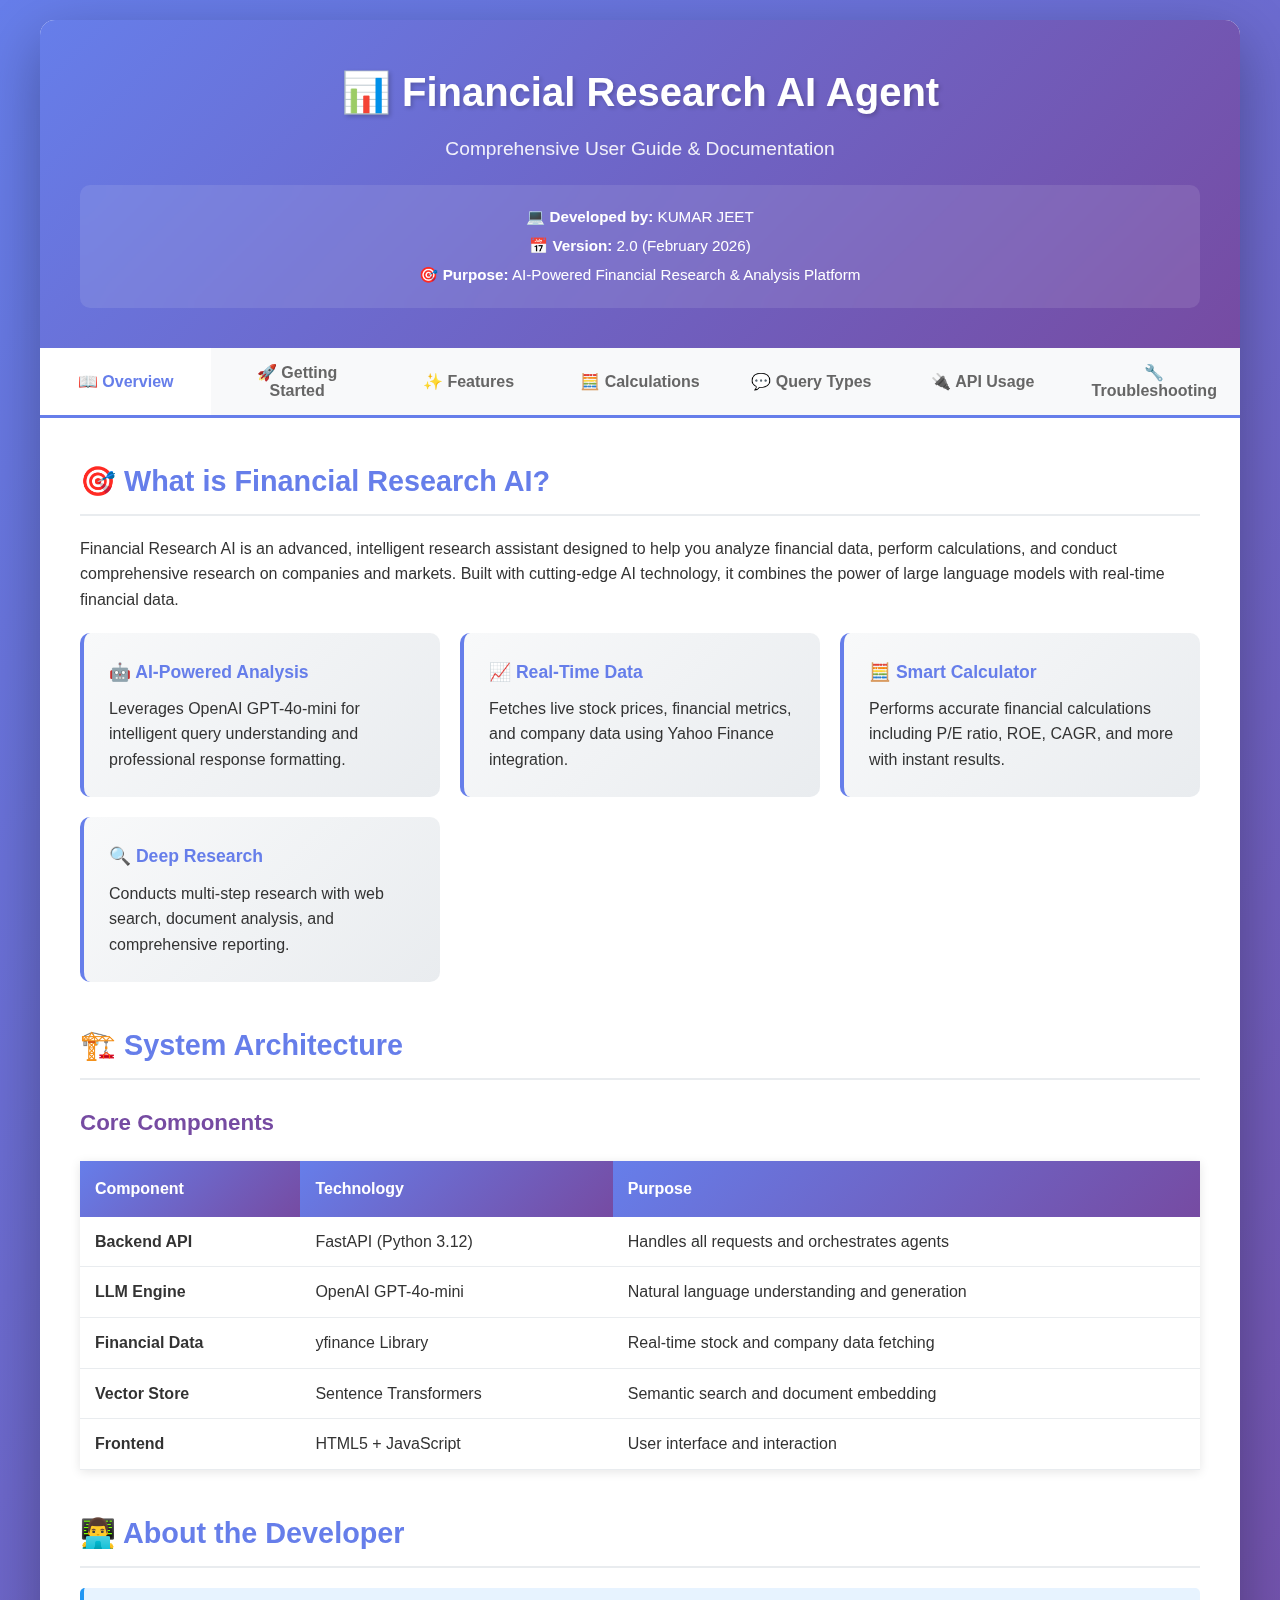
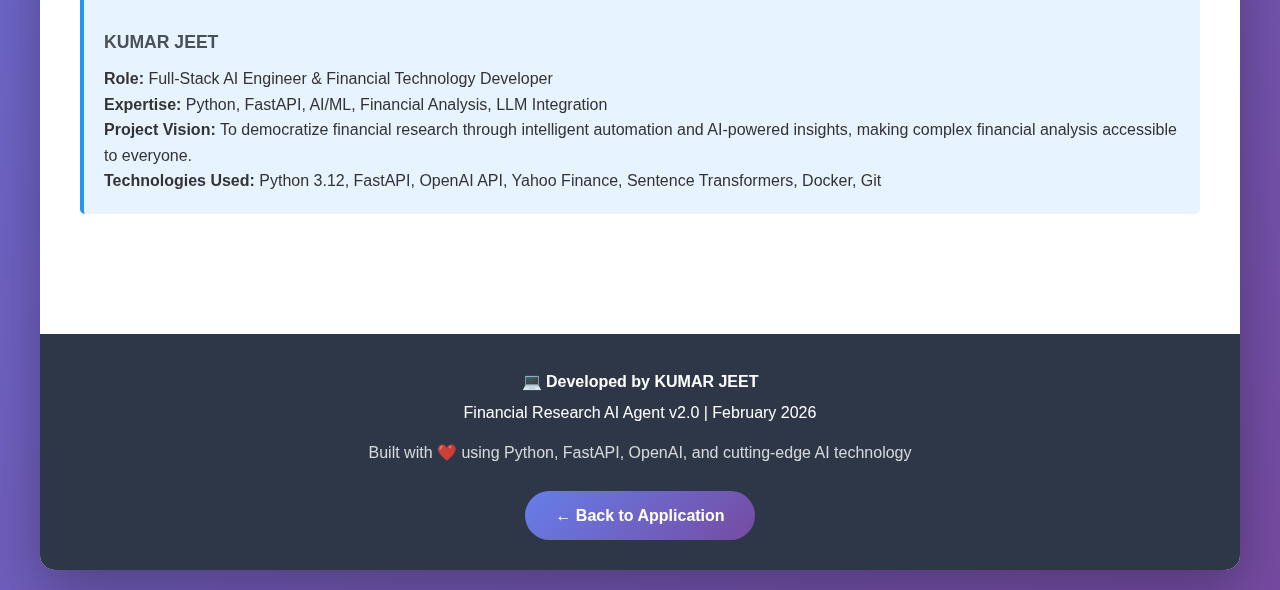
<file: static/user-guide.html>
<!DOCTYPE html>
<html lang="en">
<head>
    <meta charset="UTF-8">
    <meta name="viewport" content="width=device-width, initial-scale=1.0">
    <title>Financial Research AI - Comprehensive User Guide</title>
    <style>
        * {
            margin: 0;
            padding: 0;
            box-sizing: border-box;
        }

        body {
            font-family: 'Segoe UI', Tahoma, Geneva, Verdana, sans-serif;
            line-height: 1.6;
            color: #333;
            background: linear-gradient(135deg, #667eea 0%, #764ba2 100%);
            min-height: 100vh;
            padding: 20px;
        }

        .container {
            max-width: 1200px;
            margin: 0 auto;
            background: white;
            border-radius: 15px;
            box-shadow: 0 20px 60px rgba(0,0,0,0.3);
            overflow: hidden;
        }

        .header {
            background: linear-gradient(135deg, #667eea 0%, #764ba2 100%);
            color: white;
            padding: 40px;
            text-align: center;
        }

        .header h1 {
            font-size: 2.5em;
            margin-bottom: 10px;
            text-shadow: 2px 2px 4px rgba(0,0,0,0.2);
        }

        .header .subtitle {
            font-size: 1.2em;
            opacity: 0.9;
            margin-bottom: 20px;
        }

        .developer-info {
            background: rgba(255,255,255,0.1);
            padding: 15px;
            border-radius: 10px;
            margin-top: 20px;
            backdrop-filter: blur(10px);
        }

        .developer-info p {
            margin: 5px 0;
            font-size: 0.95em;
        }

        .nav-tabs {
            display: flex;
            background: #f8f9fa;
            border-bottom: 3px solid #667eea;
            overflow-x: auto;
        }

        .nav-tabs button {
            flex: 1;
            min-width: 150px;
            padding: 15px 20px;
            border: none;
            background: transparent;
            cursor: pointer;
            font-size: 1em;
            font-weight: 600;
            color: #666;
            transition: all 0.3s ease;
            border-bottom: 3px solid transparent;
            margin-bottom: -3px;
        }

        .nav-tabs button:hover {
            background: rgba(102, 126, 234, 0.1);
            color: #667eea;
        }

        .nav-tabs button.active {
            color: #667eea;
            border-bottom-color: #667eea;
            background: white;
        }

        .content {
            padding: 40px;
        }

        .tab-content {
            display: none;
            animation: fadeIn 0.5s ease;
        }

        .tab-content.active {
            display: block;
        }

        @keyframes fadeIn {
            from { opacity: 0; transform: translateY(20px); }
            to { opacity: 1; transform: translateY(0); }
        }

        .section {
            margin-bottom: 40px;
        }

        .section h2 {
            color: #667eea;
            font-size: 1.8em;
            margin-bottom: 20px;
            padding-bottom: 10px;
            border-bottom: 2px solid #e9ecef;
        }

        .section h3 {
            color: #764ba2;
            font-size: 1.4em;
            margin: 25px 0 15px 0;
        }

        .section h4 {
            color: #495057;
            font-size: 1.1em;
            margin: 20px 0 10px 0;
        }

        .feature-grid {
            display: grid;
            grid-template-columns: repeat(auto-fit, minmax(300px, 1fr));
            gap: 20px;
            margin: 20px 0;
        }

        .feature-card {
            background: linear-gradient(135deg, #f8f9fa 0%, #e9ecef 100%);
            padding: 25px;
            border-radius: 10px;
            border-left: 4px solid #667eea;
            transition: transform 0.3s ease, box-shadow 0.3s ease;
        }

        .feature-card:hover {
            transform: translateY(-5px);
            box-shadow: 0 10px 30px rgba(102, 126, 234, 0.2);
        }

        .feature-card h4 {
            color: #667eea;
            margin-top: 0;
            margin-bottom: 10px;
        }

        .code-block {
            background: #2d2d2d;
            color: #f8f8f2;
            padding: 20px;
            border-radius: 8px;
            overflow-x: auto;
            margin: 15px 0;
            font-family: 'Courier New', monospace;
            font-size: 0.9em;
            line-height: 1.5;
        }

        .code-block .comment {
            color: #6a9955;
        }

        .code-block .keyword {
            color: #569cd6;
        }

        .code-block .string {
            color: #ce9178;
        }

        .info-box {
            background: #e7f3ff;
            border-left: 4px solid #2196F3;
            padding: 20px;
            margin: 20px 0;
            border-radius: 5px;
        }

        .warning-box {
            background: #fff3cd;
            border-left: 4px solid #ffc107;
            padding: 20px;
            margin: 20px 0;
            border-radius: 5px;
        }

        .success-box {
            background: #d4edda;
            border-left: 4px solid #28a745;
            padding: 20px;
            margin: 20px 0;
            border-radius: 5px;
        }

        .step-list {
            counter-reset: step-counter;
            list-style: none;
            padding: 0;
        }

        .step-list li {
            counter-increment: step-counter;
            margin: 25px 0;
            padding-left: 60px;
            position: relative;
        }

        .step-list li::before {
            content: counter(step-counter);
            position: absolute;
            left: 0;
            top: 0;
            background: linear-gradient(135deg, #667eea 0%, #764ba2 100%);
            color: white;
            width: 40px;
            height: 40px;
            border-radius: 50%;
            display: flex;
            align-items: center;
            justify-content: center;
            font-weight: bold;
            font-size: 1.2em;
        }

        .example-box {
            background: #f8f9fa;
            border: 2px dashed #667eea;
            padding: 20px;
            margin: 20px 0;
            border-radius: 8px;
        }

        .example-box h5 {
            color: #667eea;
            margin-top: 0;
            margin-bottom: 15px;
        }

        table {
            width: 100%;
            border-collapse: collapse;
            margin: 20px 0;
            box-shadow: 0 2px 10px rgba(0,0,0,0.1);
        }

        table th {
            background: linear-gradient(135deg, #667eea 0%, #764ba2 100%);
            color: white;
            padding: 15px;
            text-align: left;
            font-weight: 600;
        }

        table td {
            padding: 12px 15px;
            border-bottom: 1px solid #e9ecef;
        }

        table tr:hover {
            background: #f8f9fa;
        }

        .badge {
            display: inline-block;
            padding: 5px 12px;
            border-radius: 20px;
            font-size: 0.85em;
            font-weight: 600;
            margin: 5px;
        }

        .badge-primary {
            background: #667eea;
            color: white;
        }

        .badge-success {
            background: #28a745;
            color: white;
        }

        .badge-warning {
            background: #ffc107;
            color: #333;
        }

        .badge-info {
            background: #17a2b8;
            color: white;
        }

        .footer {
            background: #2d3748;
            color: white;
            padding: 30px;
            text-align: center;
            margin-top: 40px;
        }

        .footer p {
            margin: 5px 0;
        }

        .back-to-app {
            display: inline-block;
            background: linear-gradient(135deg, #667eea 0%, #764ba2 100%);
            color: white;
            padding: 12px 30px;
            border-radius: 25px;
            text-decoration: none;
            margin-top: 20px;
            font-weight: 600;
            transition: transform 0.3s ease, box-shadow 0.3s ease;
        }

        .back-to-app:hover {
            transform: translateY(-2px);
            box-shadow: 0 10px 25px rgba(102, 126, 234, 0.3);
        }

        @media (max-width: 768px) {
            .header h1 {
                font-size: 1.8em;
            }

            .content {
                padding: 20px;
            }

            .feature-grid {
                grid-template-columns: 1fr;
            }

            .nav-tabs button {
                font-size: 0.9em;
                padding: 12px 15px;
            }
        }
    </style>
</head>
<body>
    <div class="container">
        <!-- Header -->
        <div class="header">
            <h1>📊 Financial Research AI Agent</h1>
            <p class="subtitle">Comprehensive User Guide & Documentation</p>
            <div class="developer-info">
                <p><strong>💻 Developed by:</strong> KUMAR JEET</p>
                <p><strong>📅 Version:</strong> 2.0 (February 2026)</p>
                <p><strong>🎯 Purpose:</strong> AI-Powered Financial Research & Analysis Platform</p>
            </div>
        </div>

        <!-- Navigation Tabs -->
        <div class="nav-tabs">
            <button class="active" onclick="showTab('overview')">📖 Overview</button>
            <button onclick="showTab('getting-started')">🚀 Getting Started</button>
            <button onclick="showTab('features')">✨ Features</button>
            <button onclick="showTab('calculations')">🧮 Calculations</button>
            <button onclick="showTab('queries')">💬 Query Types</button>
            <button onclick="showTab('api')">🔌 API Usage</button>
            <button onclick="showTab('troubleshooting')">🔧 Troubleshooting</button>
        </div>

        <!-- Content Area -->
        <div class="content">
            <!-- Overview Tab -->
            <div id="overview" class="tab-content active">
                <div class="section">
                    <h2>🎯 What is Financial Research AI?</h2>
                    <p>Financial Research AI is an advanced, intelligent research assistant designed to help you analyze financial data, perform calculations, and conduct comprehensive research on companies and markets. Built with cutting-edge AI technology, it combines the power of large language models with real-time financial data.</p>

                    <div class="feature-grid">
                        <div class="feature-card">
                            <h4>🤖 AI-Powered Analysis</h4>
                            <p>Leverages OpenAI GPT-4o-mini for intelligent query understanding and professional response formatting.</p>
                        </div>
                        <div class="feature-card">
                            <h4>📈 Real-Time Data</h4>
                            <p>Fetches live stock prices, financial metrics, and company data using Yahoo Finance integration.</p>
                        </div>
                        <div class="feature-card">
                            <h4>🧮 Smart Calculator</h4>
                            <p>Performs accurate financial calculations including P/E ratio, ROE, CAGR, and more with instant results.</p>
                        </div>
                        <div class="feature-card">
                            <h4>🔍 Deep Research</h4>
                            <p>Conducts multi-step research with web search, document analysis, and comprehensive reporting.</p>
                        </div>
                    </div>
                </div>

                <div class="section">
                    <h2>🏗️ System Architecture</h2>
                    <h3>Core Components</h3>
                    
                    <table>
                        <thead>
                            <tr>
                                <th>Component</th>
                                <th>Technology</th>
                                <th>Purpose</th>
                            </tr>
                        </thead>
                        <tbody>
                            <tr>
                                <td><strong>Backend API</strong></td>
                                <td>FastAPI (Python 3.12)</td>
                                <td>Handles all requests and orchestrates agents</td>
                            </tr>
                            <tr>
                                <td><strong>LLM Engine</strong></td>
                                <td>OpenAI GPT-4o-mini</td>
                                <td>Natural language understanding and generation</td>
                            </tr>
                            <tr>
                                <td><strong>Financial Data</strong></td>
                                <td>yfinance Library</td>
                                <td>Real-time stock and company data fetching</td>
                            </tr>
                            <tr>
                                <td><strong>Vector Store</strong></td>
                                <td>Sentence Transformers</td>
                                <td>Semantic search and document embedding</td>
                            </tr>
                            <tr>
                                <td><strong>Frontend</strong></td>
                                <td>HTML5 + JavaScript</td>
                                <td>User interface and interaction</td>
                            </tr>
                        </tbody>
                    </table>
                </div>

                <div class="section">
                    <h2>👨‍💻 About the Developer</h2>
                    <div class="info-box">
                        <h4>KUMAR JEET</h4>
                        <p><strong>Role:</strong> Full-Stack AI Engineer & Financial Technology Developer</p>
                        <p><strong>Expertise:</strong> Python, FastAPI, AI/ML, Financial Analysis, LLM Integration</p>
                        <p><strong>Project Vision:</strong> To democratize financial research through intelligent automation and AI-powered insights, making complex financial analysis accessible to everyone.</p>
                        <p><strong>Technologies Used:</strong> Python 3.12, FastAPI, OpenAI API, Yahoo Finance, Sentence Transformers, Docker, Git</p>
                    </div>
                </div>
            </div>

            <!-- Getting Started Tab -->
            <div id="getting-started" class="tab-content">
                <div class="section">
                    <h2>🚀 Getting Started</h2>
                    
                    <h3>Prerequisites</h3>
                    <div class="warning-box">
                        <strong>⚠️ Required Before Installation:</strong>
                        <ul style="margin-top: 10px;">
                            <li>Python 3.12 or higher installed</li>
                            <li>OpenAI API key (for LLM features)</li>
                            <li>Tavily API key (optional, for web search)</li>
                            <li>Internet connection for real-time data</li>
                        </ul>
                    </div>

                    <h3>Installation Steps</h3>
                    <ol class="step-list">
                        <li>
                            <strong>Clone the Repository</strong>
                            <div class="code-block">
git clone https://github.com/your-repo/financial_research_agent.git
cd financial_research_agent
                            </div>
                        </li>

                        <li>
                            <strong>Create Virtual Environment</strong>
                            <div class="code-block">
<span class="comment"># Windows</span>
python -m venv venv
venv\Scripts\activate

<span class="comment"># Linux/Mac</span>
python3 -m venv venv
source venv/bin/activate
                            </div>
                        </li>

                        <li>
                            <strong>Install Dependencies</strong>
                            <div class="code-block">
pip install -r requirements.txt
                            </div>
                        </li>

                        <li>
                            <strong>Configure Environment Variables</strong>
                            <p>Create a <code>.env</code> file in the root directory:</p>
                            <div class="code-block">
<span class="comment"># Copy from example</span>
cp .env.example .env

<span class="comment"># Edit .env file with your API keys</span>
OPENAI_API_KEY=<span class="string">"your-openai-api-key-here"</span>
TAVILY_API_KEY=<span class="string">"your-tavily-api-key-here"</span>
                            </div>
                        </li>

                        <li>
                            <strong>Start the Server</strong>
                            <div class="code-block">
uvicorn src.api:app --reload --host 127.0.0.1 --port 8000
                            </div>
                            <div class="success-box" style="margin-top: 15px;">
                                <strong>✅ Success!</strong> Server will start at <code>http://127.0.0.1:8000</code>
                            </div>
                        </li>

                        <li>
                            <strong>Access the Application</strong>
                            <p>Open your web browser and navigate to:</p>
                            <div class="code-block">
http://127.0.0.1:8000
                            </div>
                        </li>
                    </ol>
                </div>

                <div class="section">
                    <h2>⌨️ First Query - Quick Start</h2>
                    <div class="example-box">
                        <h5>Try These Example Queries:</h5>
                        <ol>
                            <li><strong>Simple Calculation:</strong> "Calculate P/E ratio with price 2000 and EPS 80"</li>
                            <li><strong>Company Data:</strong> "What is the current stock price of TCS?"</li>
                            <li><strong>Financial Metric:</strong> "What is the P/E ratio of Infosys?"</li>
                            <li><strong>Comparison:</strong> "Compare revenue growth of TCS and Infosys"</li>
                        </ol>
                    </div>
                </div>
            </div>

            <!-- Features Tab -->
            <div id="features" class="tab-content">
                <div class="section">
                    <h2>✨ Key Features</h2>

                    <h3>1. Intelligent Query Classification</h3>
                    <p>The system automatically classifies your queries into three tiers:</p>
                    
                    <div class="feature-grid">
                        <div class="feature-card">
                            <h4>🟢 SIMPLE Mode</h4>
                            <span class="badge badge-success">Auto-Execute</span>
                            <p>Quick calculations and basic queries that execute instantly without user confirmation.</p>
                            <p><strong>Examples:</strong></p>
                            <ul>
                                <li>Calculate P/E ratio</li>
                                <li>Stock price lookup</li>
                                <li>Simple financial metrics</li>
                            </ul>
                        </div>

                        <div class="feature-card">
                            <h4>🟡 STANDARD Mode</h4>
                            <span class="badge badge-warning">Mini-Plan</span>
                            <p>Multi-step queries that require moderate research and data fetching.</p>
                            <p><strong>Examples:</strong></p>
                            <ul>
                                <li>Company comparisons</li>
                                <li>Multiple metric analysis</li>
                                <li>Sector overviews</li>
                            </ul>
                        </div>

                        <div class="feature-card">
                            <h4>🔴 DEEP Mode</h4>
                            <span class="badge badge-primary">Full Research</span>
                            <p>Comprehensive research with multiple iterations, web search, and detailed reporting.</p>
                            <p><strong>Examples:</strong></p>
                            <ul>
                                <li>Industry analysis</li>
                                <li>Market trends</li>
                                <li>Complex comparisons</li>
                            </ul>
                        </div>
                    </div>

                    <h3>2. Three-Tier Calculation System</h3>
                    
                    <h4>Type 1: Direct Calculations (Pure Python Math)</h4>
                    <div class="info-box">
                        <p><strong>Use Case:</strong> When you provide all values in your query</p>
                        <p><strong>Speed:</strong> Instant (2-5 seconds)</p>
                        <p><strong>Accuracy:</strong> 100% (Python mathematical operations)</p>
                        <p><strong>Source:</strong> Financial Calculator (Direct Computation)</p>
                    </div>

                    <h4>Type 2: Fetch + Calculate (Company Data)</h4>
                    <div class="info-box">
                        <p><strong>Use Case:</strong> When you mention a company name without values</p>
                        <p><strong>Speed:</strong> Fast (5-10 seconds)</p>
                        <p><strong>Data Source:</strong> Yahoo Finance (Real-time)</p>
                        <p><strong>Source:</strong> Yahoo Finance (Real-time Market Data)</p>
                    </div>

                    <h4>Type 3: LLM Fallback (Uncommon Metrics)</h4>
                    <div class="info-box">
                        <p><strong>Use Case:</strong> Non-standard calculations not hardcoded</p>
                        <p><strong>Speed:</strong> Moderate (10-15 seconds)</p>
                        <p><strong>Method:</strong> AI-powered calculation with LLM</p>
                        <p><strong>Source:</strong> AI-assisted calculation</p>
                    </div>

                    <h3>3. Currency Detection</h3>
                    <p>Automatically detects and displays the correct currency symbol based on your query:</p>
                    <table>
                        <tr>
                            <th>Currency</th>
                            <th>Trigger Keywords</th>
                            <th>Display Symbol</th>
                        </tr>
                        <tr>
                            <td>Indian Rupee</td>
                            <td>₹, rupee, INR</td>
                            <td>₹</td>
                        </tr>
                        <tr>
                            <td>US Dollar</td>
                            <td>$, dollar, USD</td>
                            <td>$</td>
                        </tr>
                        <tr>
                            <td>Euro</td>
                            <td>€, euro, EUR</td>
                            <td>€</td>
                        </tr>
                        <tr>
                            <td>British Pound</td>
                            <td>£, pound, GBP</td>
                            <td>£</td>
                        </tr>
                    </table>
                </div>
            </div>

            <!-- Calculations Tab -->
            <div id="calculations" class="tab-content">
                <div class="section">
                    <h2>🧮 Supported Financial Calculations</h2>

                    <div class="section">
                        <h3>1. P/E Ratio (Price-to-Earnings)</h3>
                        <p><strong>Formula:</strong> P/E Ratio = Stock Price / Earnings Per Share (EPS)</p>
                        
                        <div class="example-box">
                            <h5>📝 Example Queries:</h5>
                            <div class="code-block">
<span class="comment">// Type 1: Direct Calculation</span>
Calculate P/E ratio with price 2000 and EPS 80
Calculate PE ratio if stock price is ₹1500 and EPS is ₹60

<span class="comment">// Type 2: Company Data</span>
What is the P/E ratio of Infosys?
Calculate TCS P/E ratio
                            </div>
                            <p><strong>Expected Result:</strong> P/E Ratio = 25.0 (for first example)</p>
                        </div>
                    </div>

                    <div class="section">
                        <h3>2. ROE (Return on Equity)</h3>
                        <p><strong>Formula:</strong> ROE = (Net Income / Shareholder Equity) × 100</p>
                        
                        <div class="example-box">
                            <h5>📝 Example Queries:</h5>
                            <div class="code-block">
<span class="comment">// Type 1: Direct Calculation</span>
Calculate ROE with net income 5000 crores and equity 25000 crores
ROE calculation: profit ₹8000 cr, equity ₹40000 cr

<span class="comment">// Type 2: Company Data</span>
What is the ROE of TCS?
Calculate return on equity for Reliance
                            </div>
                            <p><strong>Expected Result:</strong> ROE = 20% (for first example)</p>
                        </div>
                    </div>

                    <div class="section">
                        <h3>3. CAGR (Compound Annual Growth Rate)</h3>
                        <p><strong>Formula:</strong> CAGR = [(Final Value / Initial Value)^(1/Years)] - 1</p>
                        
                        <div class="example-box">
                            <h5>📝 Example Queries:</h5>
                            <div class="code-block">
Calculate CAGR: initial value 1000, final value 2000, time period 5 years
CAGR from 10000 to 15000 in 3 years
Growth rate with starting 500, ending 800, duration 4 years
                            </div>
                            <p><strong>Expected Result:</strong> CAGR = 14.87% (for first example)</p>
                        </div>
                    </div>

                    <div class="section">
                        <h3>4. Debt-to-Equity Ratio</h3>
                        <p><strong>Formula:</strong> Debt-to-Equity = Total Debt / Total Equity</p>
                        
                        <div class="example-box">
                            <h5>📝 Example Queries:</h5>
                            <div class="code-block">
Calculate debt to equity ratio with debt 30000 and equity 50000
Debt-to-equity: debt ₹20 cr, equity ₹40 cr
                            </div>
                        </div>
                    </div>

                    <div class="section">
                        <h3>5. Profit Margin</h3>
                        <p><strong>Formula:</strong> Profit Margin = (Net Profit / Revenue) × 100</p>
                        
                        <div class="example-box">
                            <h5>📝 Example Queries:</h5>
                            <div class="code-block">
Calculate profit margin with profit 2000 and revenue 10000
Net margin: profit ₹500 cr, revenue ₹2500 cr
                            </div>
                        </div>
                    </div>

                    <div class="section">
                        <h3>6. Current Ratio</h3>
                        <p><strong>Formula:</strong> Current Ratio = Current Assets / Current Liabilities</p>
                        
                        <div class="example-box">
                            <h5>📝 Example Queries:</h5>
                            <div class="code-block">
Calculate current ratio with assets 15000 and liabilities 10000
Current ratio: assets ₹80 cr, liabilities ₹50 cr
                            </div>
                        </div>
                    </div>

                    <div class="section">
                        <h3>7. Growth Rate</h3>
                        <p><strong>Formula:</strong> Growth Rate = [(New Value - Old Value) / Old Value] × 100</p>
                        
                        <div class="example-box">
                            <h5>📝 Example Queries:</h5>
                            <div class="code-block">
Revenue growth rate from 1000 cr in 2023 to 1200 cr in 2024
YoY growth: 2023 revenue was 5000, 2024 revenue is 6000
                            </div>
                            <p><strong>Expected Result:</strong> Growth Rate = 20% (for first example)</p>
                        </div>
                    </div>

                    <div class="warning-box">
                        <strong>💡 Pro Tips:</strong>
                        <ul style="margin-top: 10px;">
                            <li>Use commas in large numbers: 50,000 (system handles both formats)</li>
                            <li>Include currency symbols for proper display: ₹, $, €, £</li>
                            <li>Use keywords like "price", "EPS", "income", "equity" for better accuracy</li>
                            <li>For company metrics, just mention the company name - data is fetched automatically</li>
                        </ul>
                    </div>
                </div>
            </div>

            <!-- Query Types Tab -->
            <div id="queries" class="tab-content">
                <div class="section">
                    <h2>💬 Query Types & Examples</h2>

                    <h3>Category 1: Direct Calculations</h3>
                    <p>Provide all values directly in your query for instant results.</p>
                    <div class="example-box">
                        <h5>Examples:</h5>
                        <ul>
                            <li>Calculate P/E ratio with price 2000 and EPS 80</li>
                            <li>ROE calculation: net income ₹5000 cr, equity ₹25000 cr</li>
                            <li>CAGR from 1000 to 2000 in 5 years</li>
                            <li>Profit margin: profit $200 million, revenue $1000 million</li>
                        </ul>
                    </div>

                    <h3>Category 2: Company Lookups</h3>
                    <p>Ask about specific companies - data is fetched in real-time.</p>
                    <div class="example-box">
                        <h5>Examples:</h5>
                        <ul>
                            <li>What is the current stock price of TCS?</li>
                            <li>P/E ratio of Infosys</li>
                            <li>ROE for Reliance</li>
                            <li>How is HDFC Bank performing?</li>
                        </ul>
                    </div>

                    <h3>Category 3: Comparisons</h3>
                    <p>Compare multiple companies or metrics side-by-side.</p>
                    <div class="example-box">
                        <h5>Examples:</h5>
                        <ul>
                            <li>Compare TCS and Infosys P/E ratios</li>
                            <li>Revenue growth: TCS vs Wipro</li>
                            <li>Which has better ROE: HDFC Bank or ICICI Bank?</li>
                            <li>Compare top 3 IT companies in India</li>
                        </ul>
                    </div>

                    <h3>Category 4: Research Questions</h3>
                    <p>Ask complex questions requiring multi-step research.</p>
                    <div class="example-box">
                        <h5>Examples:</h5>
                        <ul>
                            <li>What are the growth prospects for Indian pharma sector?</li>
                            <li>Analyze the competitive landscape of IT services industry</li>
                            <li>What factors are driving Reliance's stock performance?</li>
                            <li>Deep research on renewable energy companies in India</li>
                        </ul>
                    </div>

                    <h3>Category 5: Batch Queries</h3>
                    <p>Ask multiple questions at once, separated by commas or semicolons.</p>
                    <div class="example-box">
                        <h5>Examples:</h5>
                        <ul>
                            <li>Calculate P/E ratio for TCS, Infosys, and Wipro</li>
                            <li>Stock prices: TCS; Infosys; HCL Tech</li>
                            <li>Compare: TCS market cap, Infosys revenue, Wipro P/E</li>
                        </ul>
                    </div>

                    <h3>Supported Companies</h3>
                    <table>
                        <tr>
                            <th>Sector</th>
                            <th>Companies</th>
                        </tr>
                        <tr>
                            <td><strong>IT Services</strong></td>
                            <td>TCS, Infosys, Wipro, HCL Tech, Tech Mahindra</td>
                        </tr>
                        <tr>
                            <td><strong>Banking</strong></td>
                            <td>HDFC Bank, ICICI Bank, SBI, Axis Bank, Kotak Mahindra</td>
                        </tr>
                        <tr>
                            <td><strong>Conglomerates</strong></td>
                            <td>Reliance, Tata Motors, ITC, L&T</td>
                        </tr>
                        <tr>
                            <td><strong>Telecom</strong></td>
                            <td>Bharti Airtel</td>
                        </tr>
                        <tr>
                            <td><strong>US Tech (Sample)</strong></td>
                            <td>Apple, Microsoft, Google, Amazon, Meta, Tesla, NVIDIA</td>
                        </tr>
                    </table>
                </div>
            </div>

            <!-- API Usage Tab -->
            <div id="api" class="tab-content">
                <div class="section">
                    <h2>🔌 API Documentation</h2>

                    <h3>Base URL</h3>
                    <div class="code-block">
http://127.0.0.1:8000
                    </div>

                    <h3>Main Endpoint: Chat API</h3>
                    <p><strong>Endpoint:</strong> <code>POST /api/chat</code></p>
                    
                    <h4>Request Format</h4>
                    <div class="code-block">
{
  <span class="string">"message"</span>: <span class="string">"Your query here"</span>,
  <span class="string">"session_id"</span>: <span class="string">"optional-session-id"</span>,
  <span class="string">"deepMode"</span>: <span class="keyword">false</span>
}
                    </div>

                    <h4>Response Format</h4>
                    <div class="code-block">
{
  <span class="string">"response"</span>: <span class="string">"Formatted answer with calculations/research"</span>,
  <span class="string">"session_id"</span>: <span class="string">"session-123"</span>,
  <span class="string">"mode"</span>: <span class="string">"SIMPLE"</span>,
  <span class="string">"execution_time"</span>: 2.45,
  <span class="string">"iteration_count"</span>: 1
}
                    </div>

                    <h3>Example: Using cURL</h3>
                    <div class="code-block">
curl -X POST http://127.0.0.1:8000/api/chat \
  -H <span class="string">"Content-Type: application/json"</span> \
  -d '{
    <span class="string">"message"</span>: <span class="string">"Calculate P/E ratio with price 2000 and EPS 80"</span>,
    <span class="string">"session_id"</span>: <span class="string">"test-session"</span>
  }'
                    </div>

                    <h3>Example: Using Python</h3>
                    <div class="code-block">
<span class="keyword">import</span> requests

url = <span class="string">"http://127.0.0.1:8000/api/chat"</span>
payload = {
    <span class="string">"message"</span>: <span class="string">"What is the P/E ratio of TCS?"</span>,
    <span class="string">"session_id"</span>: <span class="string">"my-session"</span>
}

response = requests.post(url, json=payload)
result = response.json()

<span class="keyword">print</span>(result[<span class="string">"response"</span>])
                    </div>

                    <h3>Example: Using JavaScript</h3>
                    <div class="code-block">
<span class="keyword">const</span> response = <span class="keyword">await</span> fetch(<span class="string">'http://127.0.0.1:8000/api/chat'</span>, {
    method: <span class="string">'POST'</span>,
    headers: {
        <span class="string">'Content-Type'</span>: <span class="string">'application/json'</span>
    },
    body: JSON.stringify({
        message: <span class="string">'Calculate ROE with income 5000 and equity 25000'</span>,
        session_id: <span class="string">'web-session'</span>
    })
});

<span class="keyword">const</span> data = <span class="keyword">await</span> response.json();
console.log(data.response);
                    </div>

                    <h3>Request Parameters</h3>
                    <table>
                        <tr>
                            <th>Parameter</th>
                            <th>Type</th>
                            <th>Required</th>
                            <th>Description</th>
                        </tr>
                        <tr>
                            <td><code>message</code></td>
                            <td>string</td>
                            <td>Yes</td>
                            <td>Your query or question</td>
                        </tr>
                        <tr>
                            <td><code>session_id</code></td>
                            <td>string</td>
                            <td>No</td>
                            <td>Session identifier for conversation history</td>
                        </tr>
                        <tr>
                            <td><code>deepMode</code></td>
                            <td>boolean</td>
                            <td>No</td>
                            <td>Force deep research mode (default: false)</td>
                        </tr>
                    </table>
                </div>
            </div>

            <!-- Troubleshooting Tab -->
            <div id="troubleshooting" class="tab-content">
                <div class="section">
                    <h2>🔧 Troubleshooting Guide</h2>

                    <h3>Common Issues & Solutions</h3>

                    <div class="warning-box">
                        <h4>Problem: "Server not starting"</h4>
                        <p><strong>Solutions:</strong></p>
                        <ul>
                            <li>Check if Python 3.12+ is installed: <code>python --version</code></li>
                            <li>Verify all dependencies are installed: <code>pip install -r requirements.txt</code></li>
                            <li>Check if port 8000 is already in use: <code>netstat -ano | findstr :8000</code></li>
                            <li>Try a different port: <code>uvicorn src.api:app --port 8001</code></li>
                        </ul>
                    </div>

                    <div class="warning-box">
                        <h4>Problem: "API key not found"</h4>
                        <p><strong>Solutions:</strong></p>
                        <ul>
                            <li>Ensure <code>.env</code> file exists in root directory</li>
                            <li>Check that API keys are properly formatted in <code>.env</code></li>
                            <li>Verify no extra spaces or quotes around keys</li>
                            <li>Restart the server after updating <code>.env</code></li>
                        </ul>
                    </div>

                    <div class="warning-box">
                        <h4>Problem: "Calculation giving wrong results"</h4>
                        <p><strong>Solutions:</strong></p>
                        <ul>
                            <li>Use clear keywords: "price", "EPS", "income", "equity"</li>
                            <li>Remove currency symbols from numbers if causing issues</li>
                            <li>Specify which number is which: "price 2000, EPS 80"</li>
                            <li>Check if year is being picked up as a value (2000-2030 range)</li>
                        </ul>
                    </div>

                    <div class="warning-box">
                        <h4>Problem: "Company data not found"</h4>
                        <p><strong>Solutions:</strong></p>
                        <ul>
                            <li>Check company name spelling (TCS, not "TCS Ltd")</li>
                            <li>See supported companies list in Query Types tab</li>
                            <li>Some companies may not be in Yahoo Finance database</li>
                            <li>Try using ticker symbol: INFY.NS for Infosys</li>
                        </ul>
                    </div>

                    <div class="warning-box">
                        <h4>Problem: "Slow response times"</h4>
                        <p><strong>Solutions:</strong></p>
                        <ul>
                            <li>Check internet connection (required for real-time data)</li>
                            <li>Use SIMPLE queries instead of DEEP mode for faster results</li>
                            <li>Provide values directly instead of asking for company data</li>
                            <li>Clear browser cache and refresh</li>
                        </ul>
                    </div>

                    <h3>Performance Tips</h3>
                    <div class="success-box">
                        <ul>
                            <li><strong>✅ Use Type 1 calculations</strong> when you have values (2-5 seconds)</li>
                            <li><strong>✅ Be specific</strong> in your queries to avoid unnecessary research</li>
                            <li><strong>✅ Use batch queries</strong> for multiple similar questions</li>
                            <li><strong>✅ Check console logs</strong> for debugging information</li>
                            <li><strong>✅ Keep sessions</strong> for related follow-up questions</li>
                        </ul>
                    </div>

                    <h3>Getting Help</h3>
                    <div class="info-box">
                        <p><strong>Developer Contact:</strong> KUMAR JEET</p>
                        <p><strong>Documentation:</strong> Check README.md and other docs in the project</p>
                        <p><strong>Logs:</strong> Server logs show detailed execution information</p>
                        <p><strong>Debug Mode:</strong> Check browser console (F12) for client-side issues</p>
                    </div>
                </div>
            </div>
        </div>

        <!-- Footer -->
        <div class="footer">
            <p><strong>💻 Developed by KUMAR JEET</strong></p>
            <p>Financial Research AI Agent v2.0 | February 2026</p>
            <p style="margin-top: 15px; opacity: 0.8;">
                Built with ❤️ using Python, FastAPI, OpenAI, and cutting-edge AI technology
            </p>
            <a href="index.html" class="back-to-app">← Back to Application</a>
        </div>
    </div>

    <script>
        function showTab(tabName) {
            // Hide all tab contents
            const contents = document.querySelectorAll('.tab-content');
            contents.forEach(content => content.classList.remove('active'));

            // Remove active class from all buttons
            const buttons = document.querySelectorAll('.nav-tabs button');
            buttons.forEach(btn => btn.classList.remove('active'));

            // Show selected tab content
            document.getElementById(tabName).classList.add('active');

            // Add active class to clicked button
            event.target.classList.add('active');

            // Scroll to top
            window.scrollTo({ top: 0, behavior: 'smooth' });
        }
    </script>
</body>
</html>
</file>
